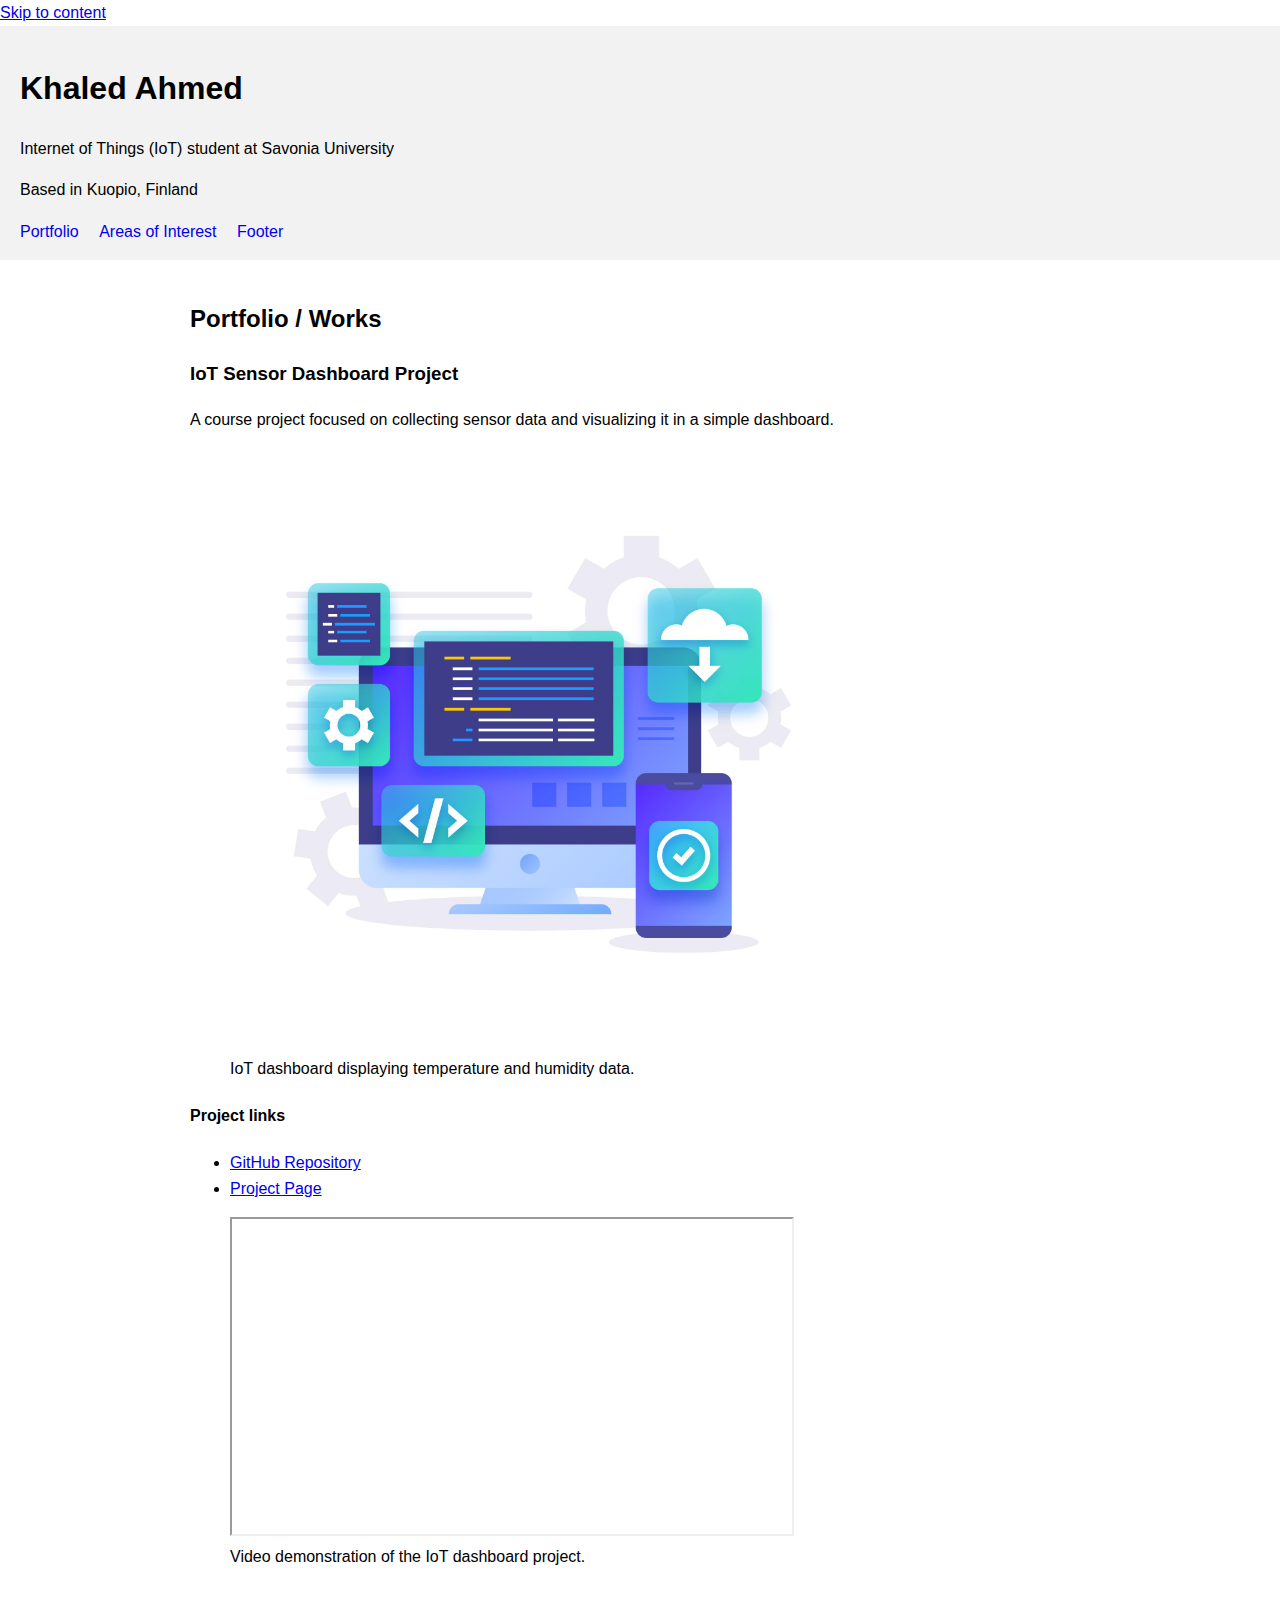
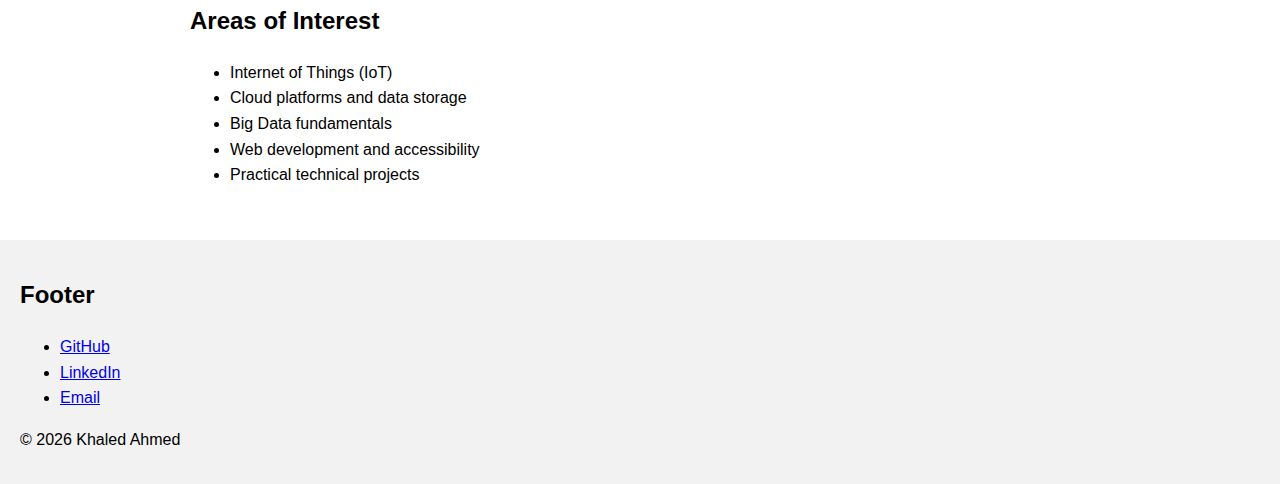
<file: L03-css-basics/index.html>
<!doctype html>
<html lang="en">
  <head>
    <meta charset="utf-8" />
    <meta name="viewport" content="width=device-width, initial-scale=1" />
    <title>Khaled Ahmed | Portfolio</title>
    <link rel="stylesheet" href="css/style.css">

  </head>

  <body>
    <a href="#main">Skip to content</a>

    
    <header>
      <!-- Exactly one h1 -->
      <h1>Khaled Ahmed</h1>

      <p>Internet of Things (IoT) student at Savonia University</p>
      <p>Based in Kuopio, Finland</p>

      <nav aria-label="Primary navigation">
        <ul>
          <li><a href="#portfolio">Portfolio</a></li>
          <li><a href="#interests">Areas of Interest</a></li>
          <li><a href="#contact">Footer</a></li>
        </ul>
      </nav>
    </header>

    <main id="main">
      <section id="portfolio">
        <h2>Portfolio / Works</h2>

        <article>
          <h3>IoT Sensor Dashboard Project</h3>

          <p>
            A course project focused on collecting sensor data and visualizing
            it in a simple dashboard.
          </p>

          <figure>
            <img
              src="images/project1.jpg"
              alt="Screenshot of an IoT dashboard showing sensor data"
              width="600"
            />
            <figcaption>
              IoT dashboard displaying temperature and humidity data.
            </figcaption>
          </figure>

          <h4>Project links</h4>
          <ul>
            <li>
              <a href="https://github.com/" target="_blank">GitHub Repository</a>
            </li>
            <li>
              <a href="https://example.com" target="_blank">Project Page</a>
            </li>
          </ul>

          <figure>
            <iframe
              width="560"
              height="315"
              src="https://www.youtube.com/embed/dQw4w9WgXcQ"
              title="Project demo video"
              allowfullscreen
            ></iframe>
            <figcaption>
              Video demonstration of the IoT dashboard project.
            </figcaption>
          </figure>
        </article>
      </section>

      <section id="interests">
        <h2>Areas of Interest</h2>

        <ul>
          <li>Internet of Things (IoT)</li>
          <li>Cloud platforms and data storage</li>
          <li>Big Data fundamentals</li>
          <li>Web development and accessibility</li>
          <li>Practical technical projects</li>
        </ul>
      </section>
    </main>

    <footer id="contact">
      <h2>Footer</h2>

      <ul>
        <li>
          <a href="https://github.com/" target="_blank">GitHub</a>
        </li>
        <li>
          <a href="https://www.linkedin.com/" target="_blank">LinkedIn</a>
        </li>
        <li>
          <a href="mailto:khaled@example.com">Email</a>
        </li>
      </ul>

      <p>&copy; 2026 Khaled Ahmed</p>
    </footer>
  </body>
</html>
</file>
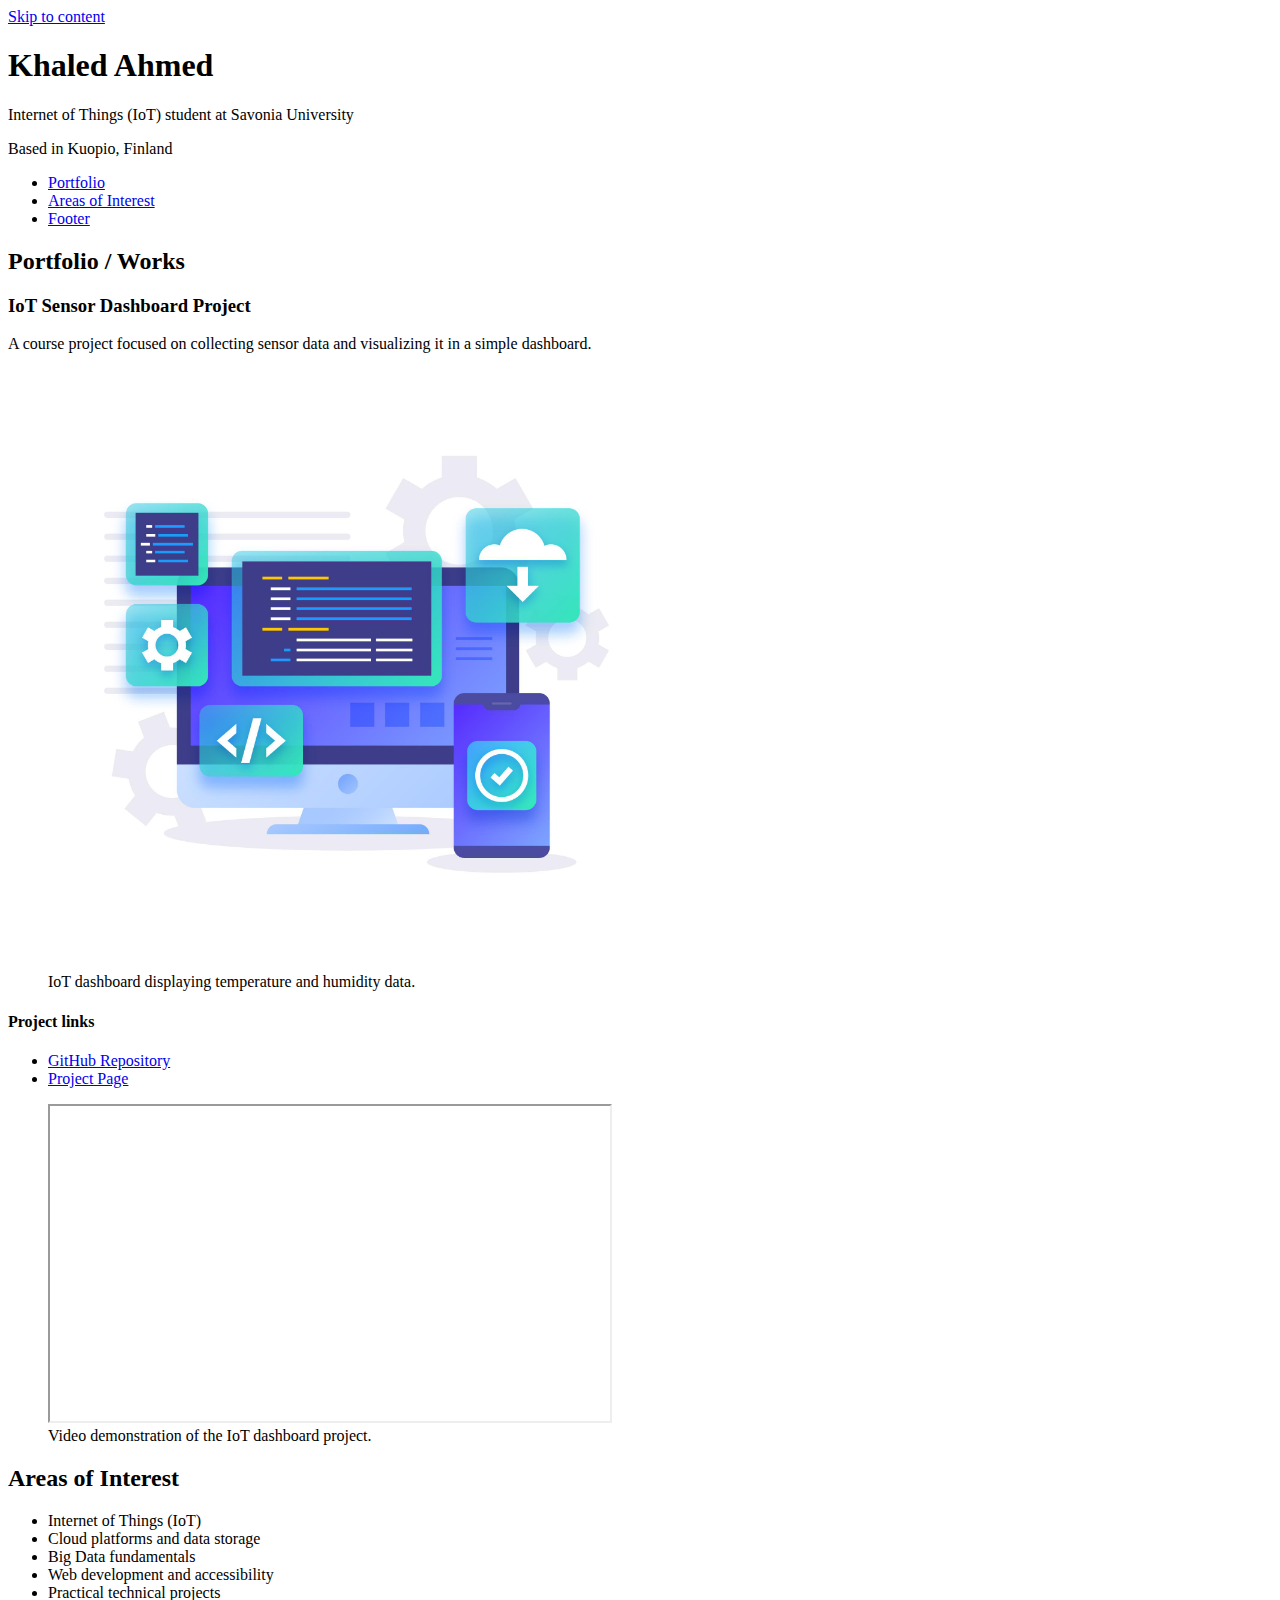
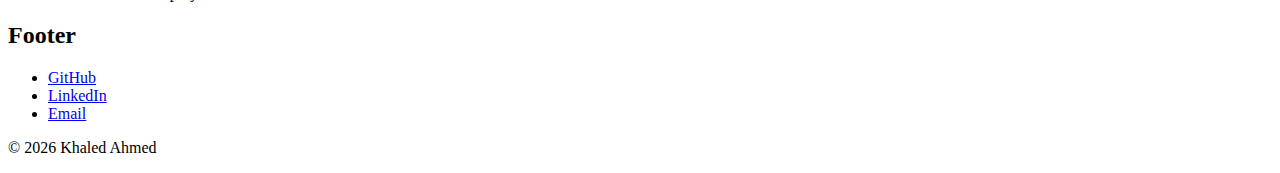
<file: lecture-02-semantic-html/index.html>
<!doctype html>
<html lang="en">
  <head>
    <meta charset="utf-8" />
    <meta name="viewport" content="width=device-width, initial-scale=1" />
    <title>Khaled Ahmed | Portfolio</title>
  </head>

  <body>
    <!-- Skip link (Accessibility requirement) -->
    <a href="#main">Skip to content</a>

    <!-- HEADER -->
    <header>
      <!-- Exactly one h1 -->
      <h1>Khaled Ahmed</h1>

      <p>Internet of Things (IoT) student at Savonia University</p>
      <p>Based in Kuopio, Finland</p>

      <nav aria-label="Primary navigation">
        <ul>
          <li><a href="#portfolio">Portfolio</a></li>
          <li><a href="#interests">Areas of Interest</a></li>
          <li><a href="#contact">Footer</a></li>
        </ul>
      </nav>
    </header>

    <!-- MAIN CONTENT -->
    <main id="main">
      <!-- PORTFOLIO SECTION -->
      <section id="portfolio">
        <h2>Portfolio / Works</h2>

        <article>
          <h3>IoT Sensor Dashboard Project</h3>

          <p>
            A course project focused on collecting sensor data and visualizing
            it in a simple dashboard.
          </p>

          <figure>
            <img
              src="images/project1.jpg"
              alt="Screenshot of an IoT dashboard showing sensor data"
              width="600"
            />
            <figcaption>
              IoT dashboard displaying temperature and humidity data.
            </figcaption>
          </figure>

          <h4>Project links</h4>
          <ul>
            <li>
              <a href="https://github.com/" target="_blank">GitHub Repository</a>
            </li>
            <li>
              <a href="https://example.com" target="_blank">Project Page</a>
            </li>
          </ul>

          <figure>
            <iframe
              width="560"
              height="315"
              src="https://www.youtube.com/embed/dQw4w9WgXcQ"
              title="Project demo video"
              allowfullscreen
            ></iframe>
            <figcaption>
              Video demonstration of the IoT dashboard project.
            </figcaption>
          </figure>
        </article>
      </section>

      <!-- INTERESTS SECTION -->
      <section id="interests">
        <h2>Areas of Interest</h2>

        <ul>
          <li>Internet of Things (IoT)</li>
          <li>Cloud platforms and data storage</li>
          <li>Big Data fundamentals</li>
          <li>Web development and accessibility</li>
          <li>Practical technical projects</li>
        </ul>
      </section>
    </main>

    <!-- FOOTER -->
    <footer id="contact">
      <h2>Footer</h2>

      <ul>
        <li>
          <a href="https://github.com/" target="_blank">GitHub</a>
        </li>
        <li>
          <a href="https://www.linkedin.com/" target="_blank">LinkedIn</a>
        </li>
        <li>
          <a href="mailto:khaled@example.com">Email</a>
        </li>
      </ul>

      <p>&copy; 2026 Khaled Ahmed</p>
    </footer>
  </body>
</html>
</file>
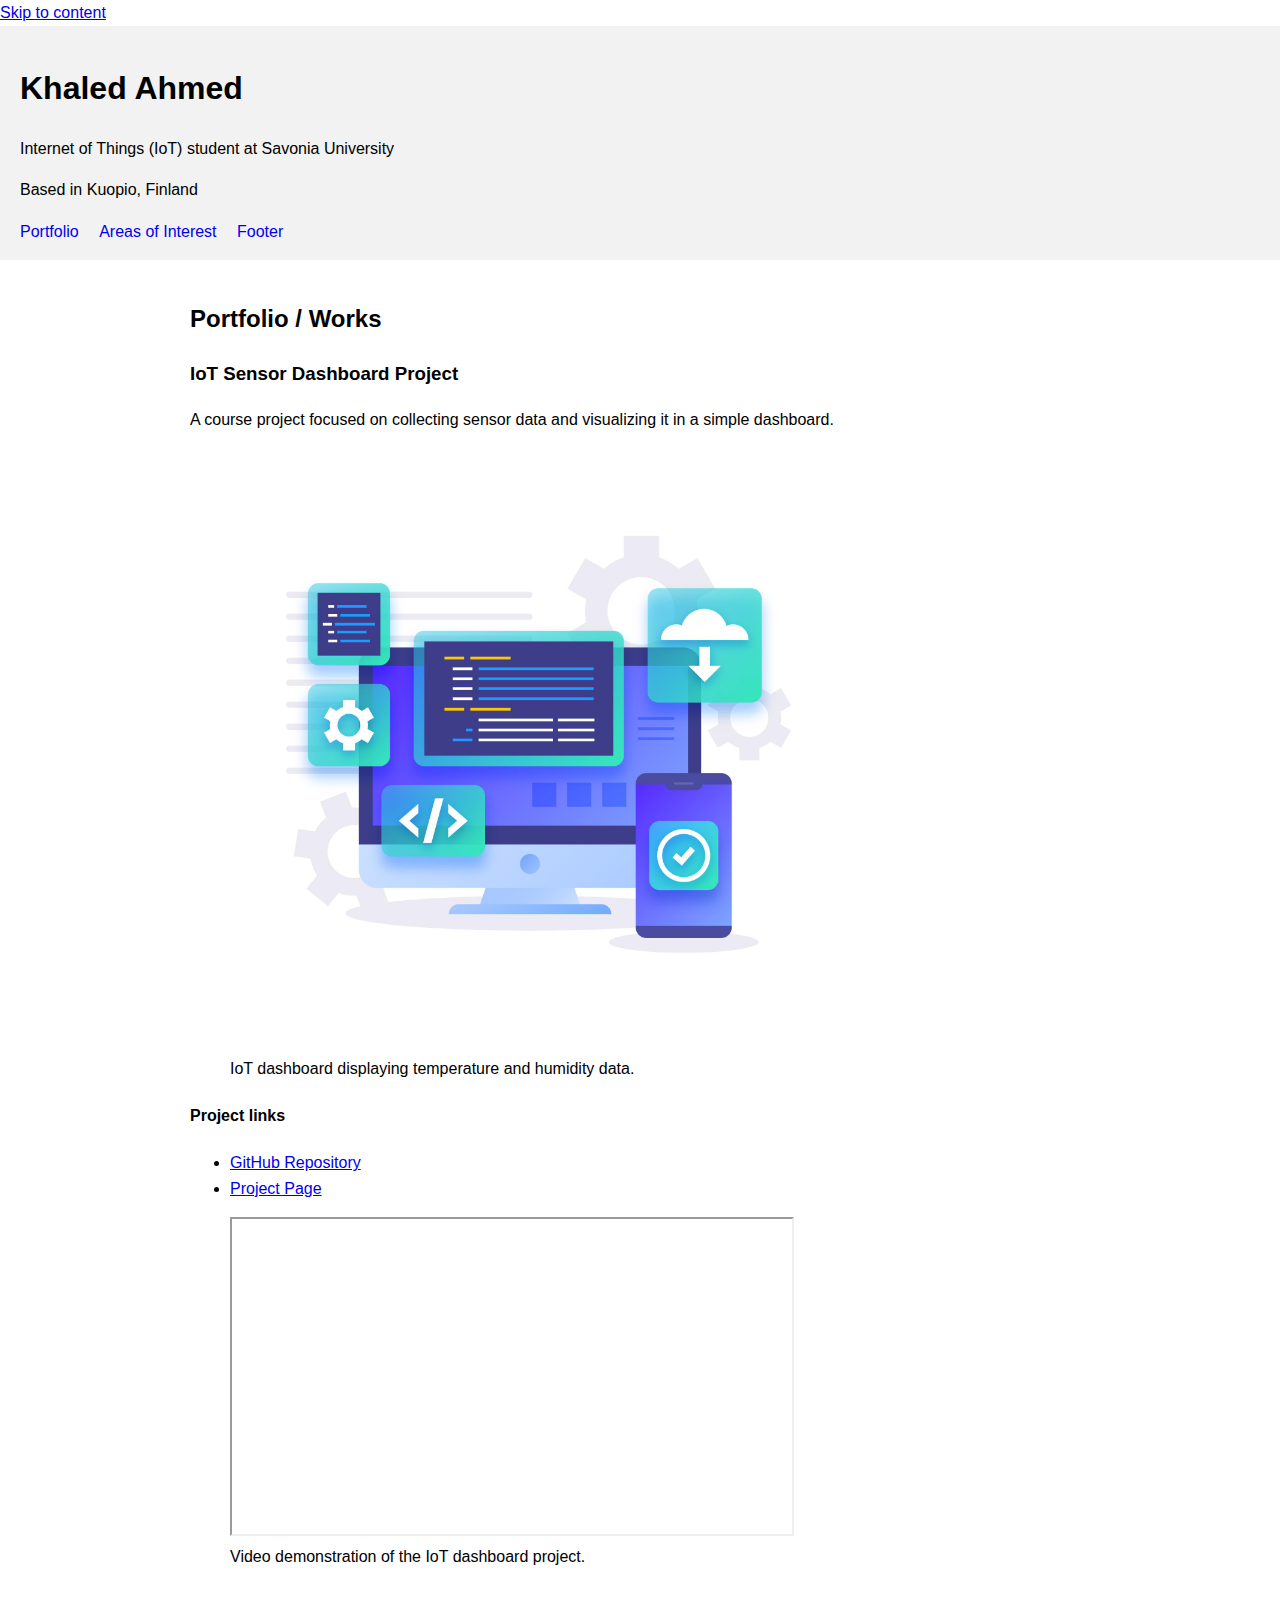
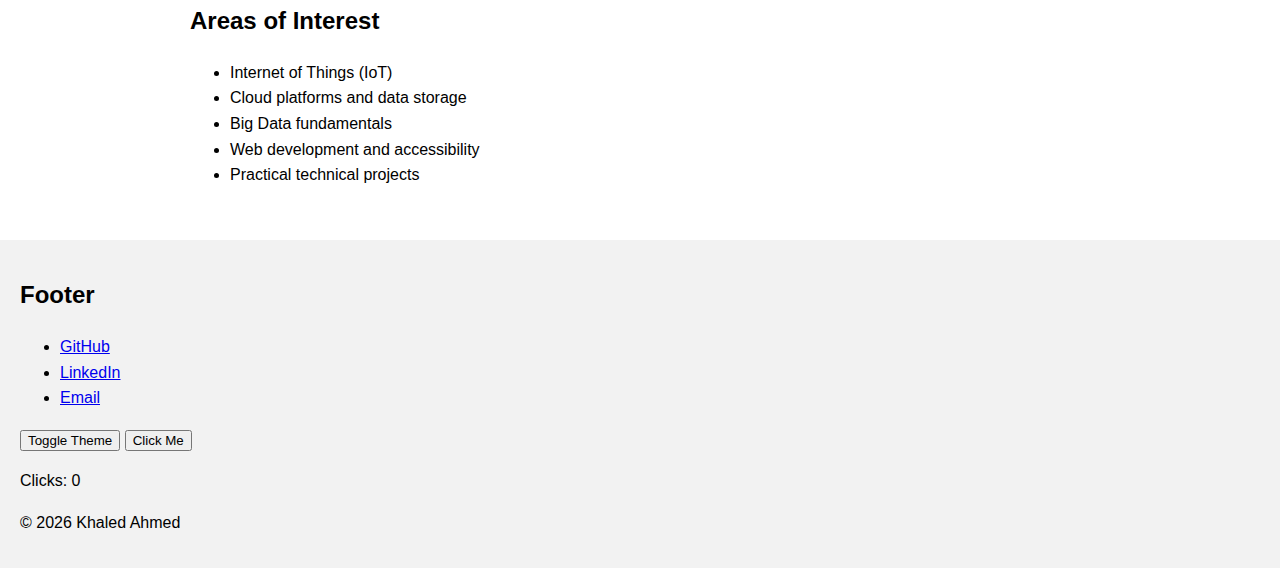
<file: Lecture-04-responsive/index.html>
<!doctype html>
<html lang="en">
  <head>
    <meta charset="utf-8" />
    <meta name="viewport" content="width=device-width, initial-scale=1" />
    <title>Khaled Ahmed | Portfolio</title>
    <link rel="stylesheet" href="css/style.css">

  </head>

  <body>
    <a href="#main">Skip to content</a>

    
    <header>
      <!-- Exactly one h1 -->
      <h1>Khaled Ahmed</h1>

      <p>Internet of Things (IoT) student at Savonia University</p>
      <p>Based in Kuopio, Finland</p>

      <nav aria-label="Primary navigation">
        <ul>
          <li><a href="#portfolio">Portfolio</a></li>
          <li><a href="#interests">Areas of Interest</a></li>
          <li><a href="#contact">Footer</a></li>
        </ul>
      </nav>
    </header>

    <main id="main">
      <section id="portfolio">
        <h2>Portfolio / Works</h2>

        <article>
          <h3>IoT Sensor Dashboard Project</h3>

          <p>
            A course project focused on collecting sensor data and visualizing
            it in a simple dashboard.
          </p>

          <figure>
            <img
              src="images/project1.jpg"
              alt="Screenshot of an IoT dashboard showing sensor data"
              width="600"
            />
            <figcaption>
              IoT dashboard displaying temperature and humidity data.
            </figcaption>
          </figure>

          <h4>Project links</h4>
          <ul>
            <li>
              <a href="https://github.com/" target="_blank">GitHub Repository</a>
            </li>
            <li>
              <a href="https://example.com" target="_blank">Project Page</a>
            </li>
          </ul>

          <figure>
            <iframe
              width="560"
              height="315"
              src="https://www.youtube.com/embed/dQw4w9WgXcQ"
              title="Project demo video"
              allowfullscreen
            ></iframe>
            <figcaption>
              Video demonstration of the IoT dashboard project.
            </figcaption>
          </figure>
        </article>
      </section>

      <section id="interests">
        <h2>Areas of Interest</h2>

        <ul>
          <li>Internet of Things (IoT)</li>
          <li>Cloud platforms and data storage</li>
          <li>Big Data fundamentals</li>
          <li>Web development and accessibility</li>
          <li>Practical technical projects</li>
        </ul>
      </section>
    </main>

    <footer id="contact">
      <h2>Footer</h2>

      <ul>
        <li>
          <a href="https://github.com/" target="_blank">GitHub</a>
        </li>
        <li>
          <a href="https://www.linkedin.com/" target="_blank">LinkedIn</a>
        </li>
        <li>
          <a href="mailto:khaled@example.com">Email</a>
        </li>
      </ul>
      <button id="themeBtn">Toggle Theme</button>
      <button id="countBtn">Click Me</button>
      <p id="countText">Clicks: 0</p>

      <p>&copy; 2026 Khaled Ahmed</p>
    </footer>
    <script src="script.js"></script>

  </body>
</html>
</file>
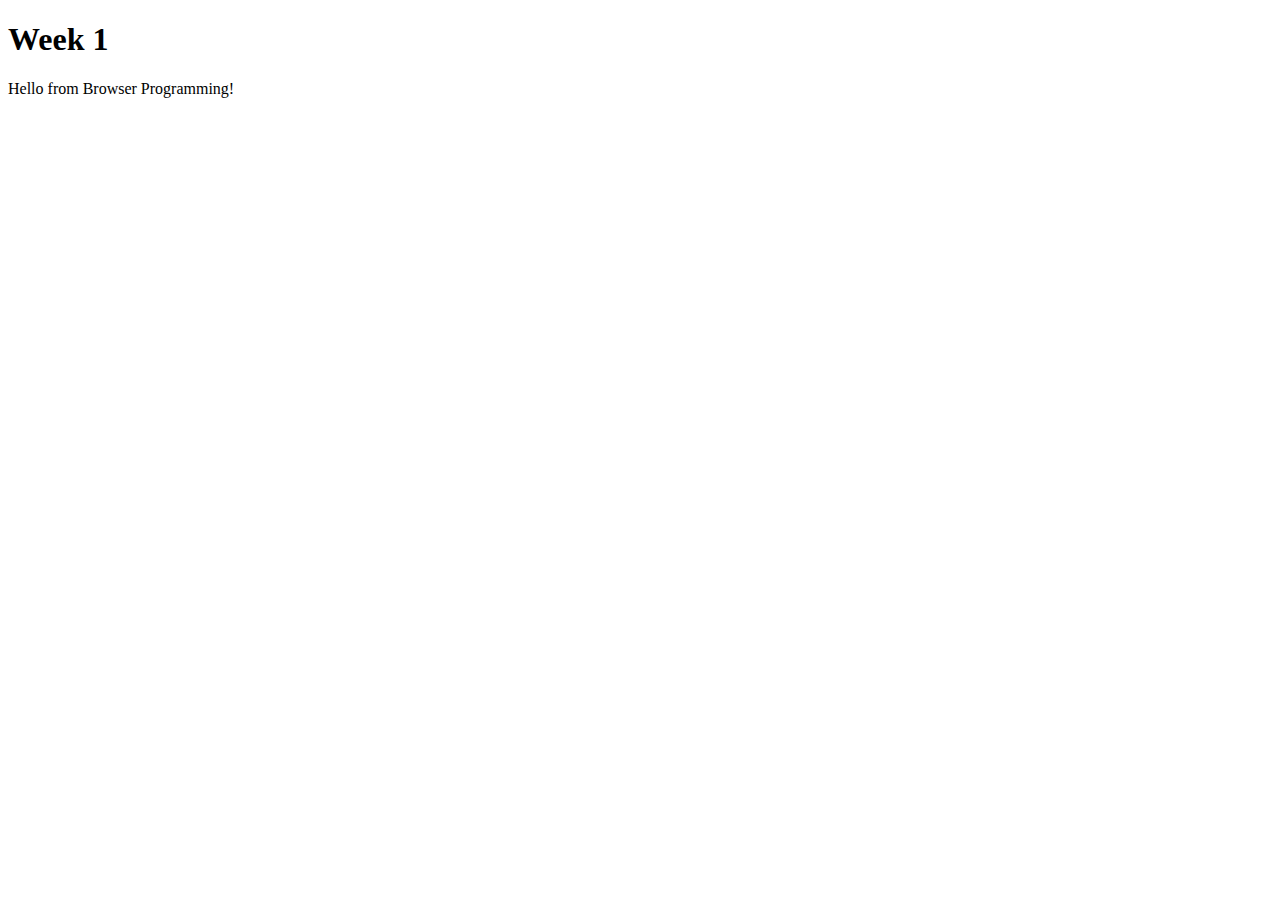
<file: week-1/index.html>
<!doctype html>
<html lang="en">
<head>
  <meta charset="UTF-8" />
  <meta name="viewport" content="width=device-width, initial-scale=1.0" />
  <title>Week 1</title>
</head>
<body>
  <h1>Week 1</h1>
  <p>Hello from Browser Programming!</p>
</body>
</html>
</file>
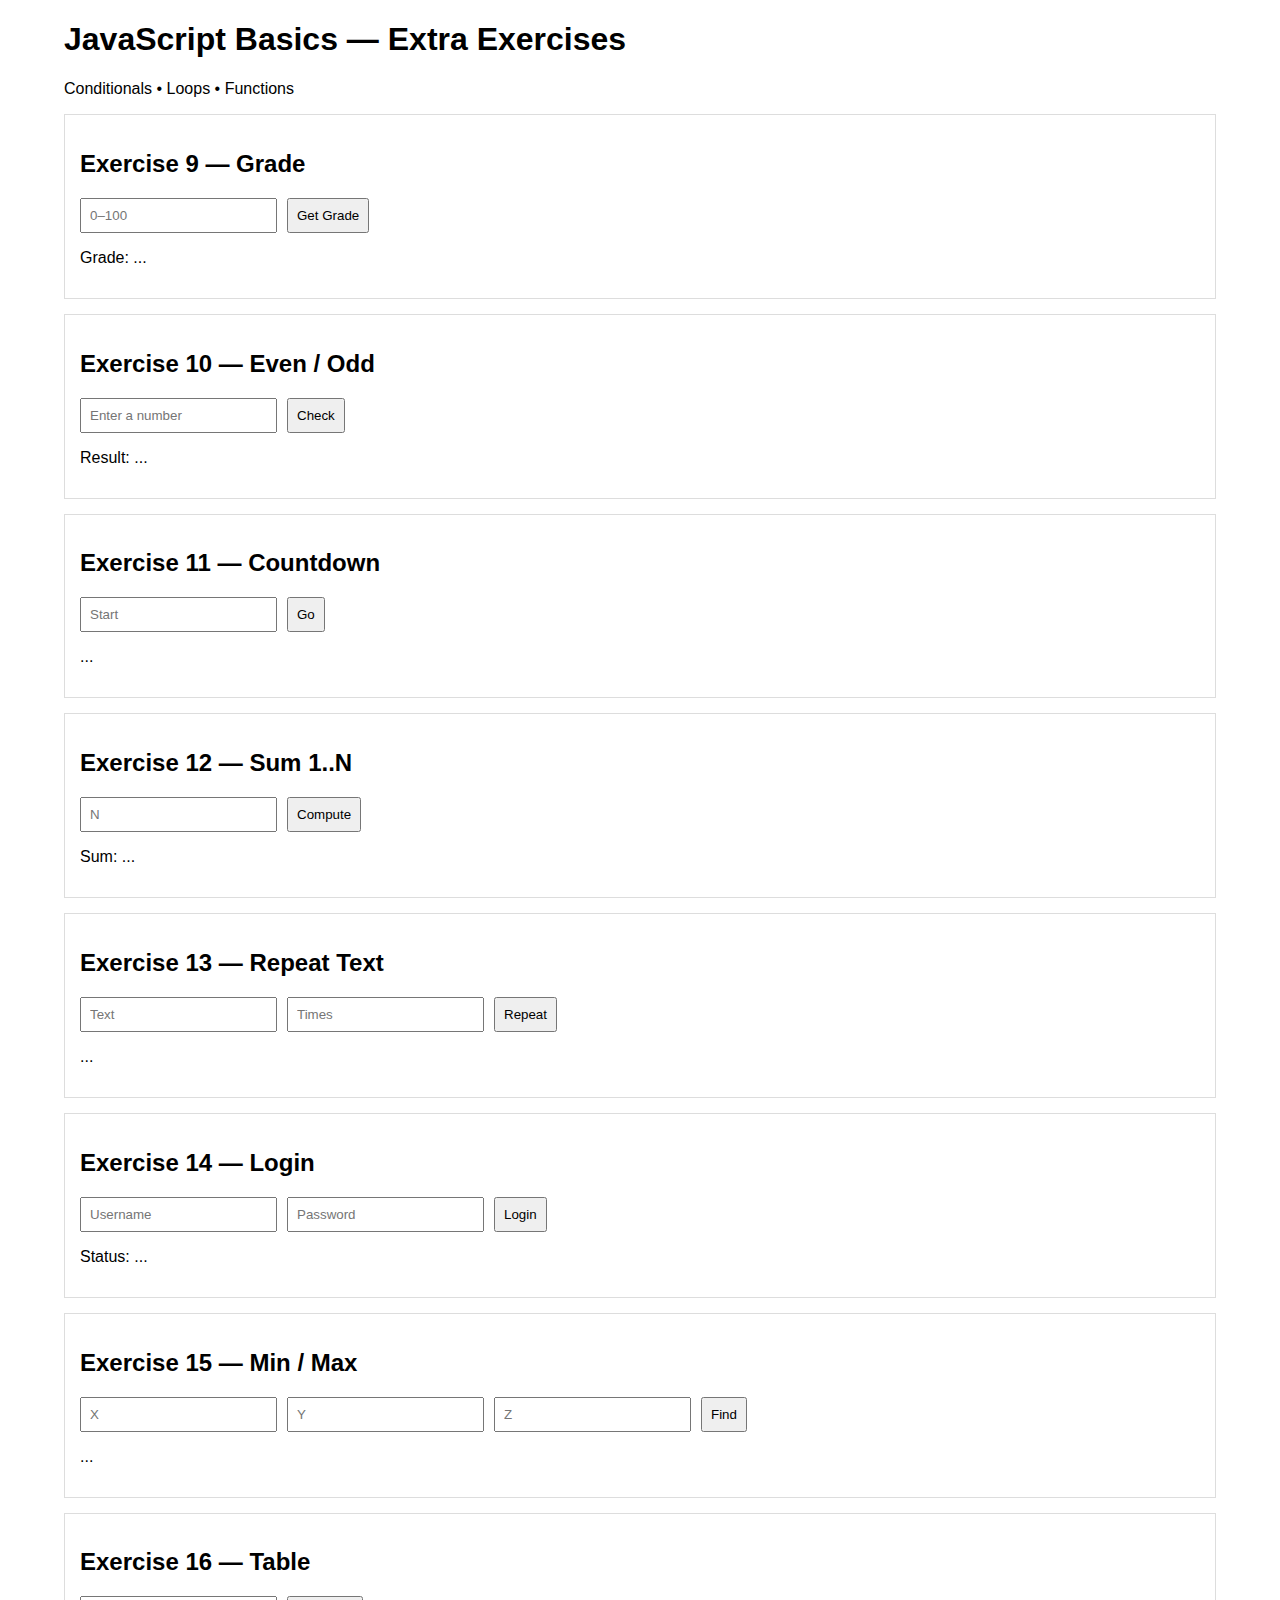
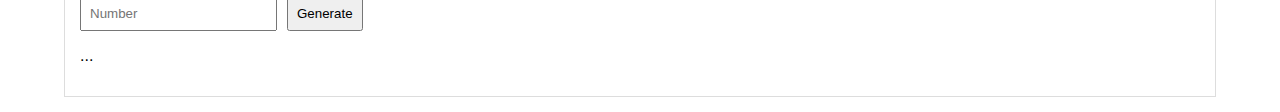
<file: L04-js-basics-in-class/exercise.html>
<!DOCTYPE html>
<html lang="en">
<head>
  <meta charset="UTF-8" />
  <meta name="viewport" content="width=device-width, initial-scale=1.0" />
  <title>L04 — JS Exercises</title>
  <link rel="stylesheet" href="exercise.css" />
</head>

<body>
  <header class="container">
    <h1>JavaScript Basics — Extra Exercises</h1>
    <p class="subtitle">Conditionals • Loops • Functions</p>
  </header>

  <main class="container">

    <!-- Exercise 9 -->
    <section class="card">
      <h2>Exercise 9 — Grade</h2>
      <div class="row">
        <input id="scoreInput" type="number" placeholder="0–100" />
        <button id="btnGrade">Get Grade</button>
      </div>
      <p id="gradeOut">Grade: ...</p>
    </section>

    <!-- Exercise 10 -->
    <section class="card">
      <h2>Exercise 10 — Even / Odd</h2>
      <div class="row">
        <input id="numEvenOdd" type="number" placeholder="Enter a number" />
        <button id="btnEvenOdd">Check</button>
      </div>
      <p id="evenOddOut">Result: ...</p>
    </section>

    <!-- Exercise 11 -->
    <section class="card">
      <h2>Exercise 11 — Countdown</h2>
      <div class="row">
        <input id="countdownInput" type="number" placeholder="Start" />
        <button id="btnCountdown">Go</button>
      </div>
      <p id="countdownOut">...</p>
    </section>

    <!-- Exercise 12 -->
    <section class="card">
      <h2>Exercise 12 — Sum 1..N</h2>
      <div class="row">
        <input id="nSumInput" type="number" placeholder="N" />
        <button id="btnSumN">Compute</button>
      </div>
      <p id="sumNOut">Sum: ...</p>
    </section>

    <!-- Exercise 13 -->
    <section class="card">
      <h2>Exercise 13 — Repeat Text</h2>
      <div class="row">
        <input id="repeatText" type="text" placeholder="Text" />
        <input id="repeatCount" type="number" placeholder="Times" />
        <button id="btnRepeat">Repeat</button>
      </div>
      <p id="repeatOut">...</p>
    </section>

    <!-- Exercise 14 -->
    <section class="card">
      <h2>Exercise 14 — Login</h2>
      <div class="row">
        <input id="loginUser" type="text" placeholder="Username" />
        <input id="loginPass" type="password" placeholder="Password" />
        <button id="btnLogin">Login</button>
      </div>
      <p id="loginOut">Status: ...</p>
    </section>

    <!-- Exercise 15 -->
    <section class="card">
      <h2>Exercise 15 — Min / Max</h2>
      <div class="row">
        <input id="x" type="number" placeholder="X" />
        <input id="y" type="number" placeholder="Y" />
        <input id="z" type="number" placeholder="Z" />
        <button id="btnMinMax">Find</button>
      </div>
      <p id="minMaxOut">...</p>
    </section>

    <!-- Exercise 16 -->
    <section class="card">
      <h2>Exercise 16 — Table</h2>
      <div class="row">
        <input id="tableN" type="number" placeholder="Number" />
        <button id="btnTable">Generate</button>
      </div>
      <p id="tableOut">...</p>
    </section>

  </main>

  <script src="exercise.js"></script>
</body>
</html>
</file>
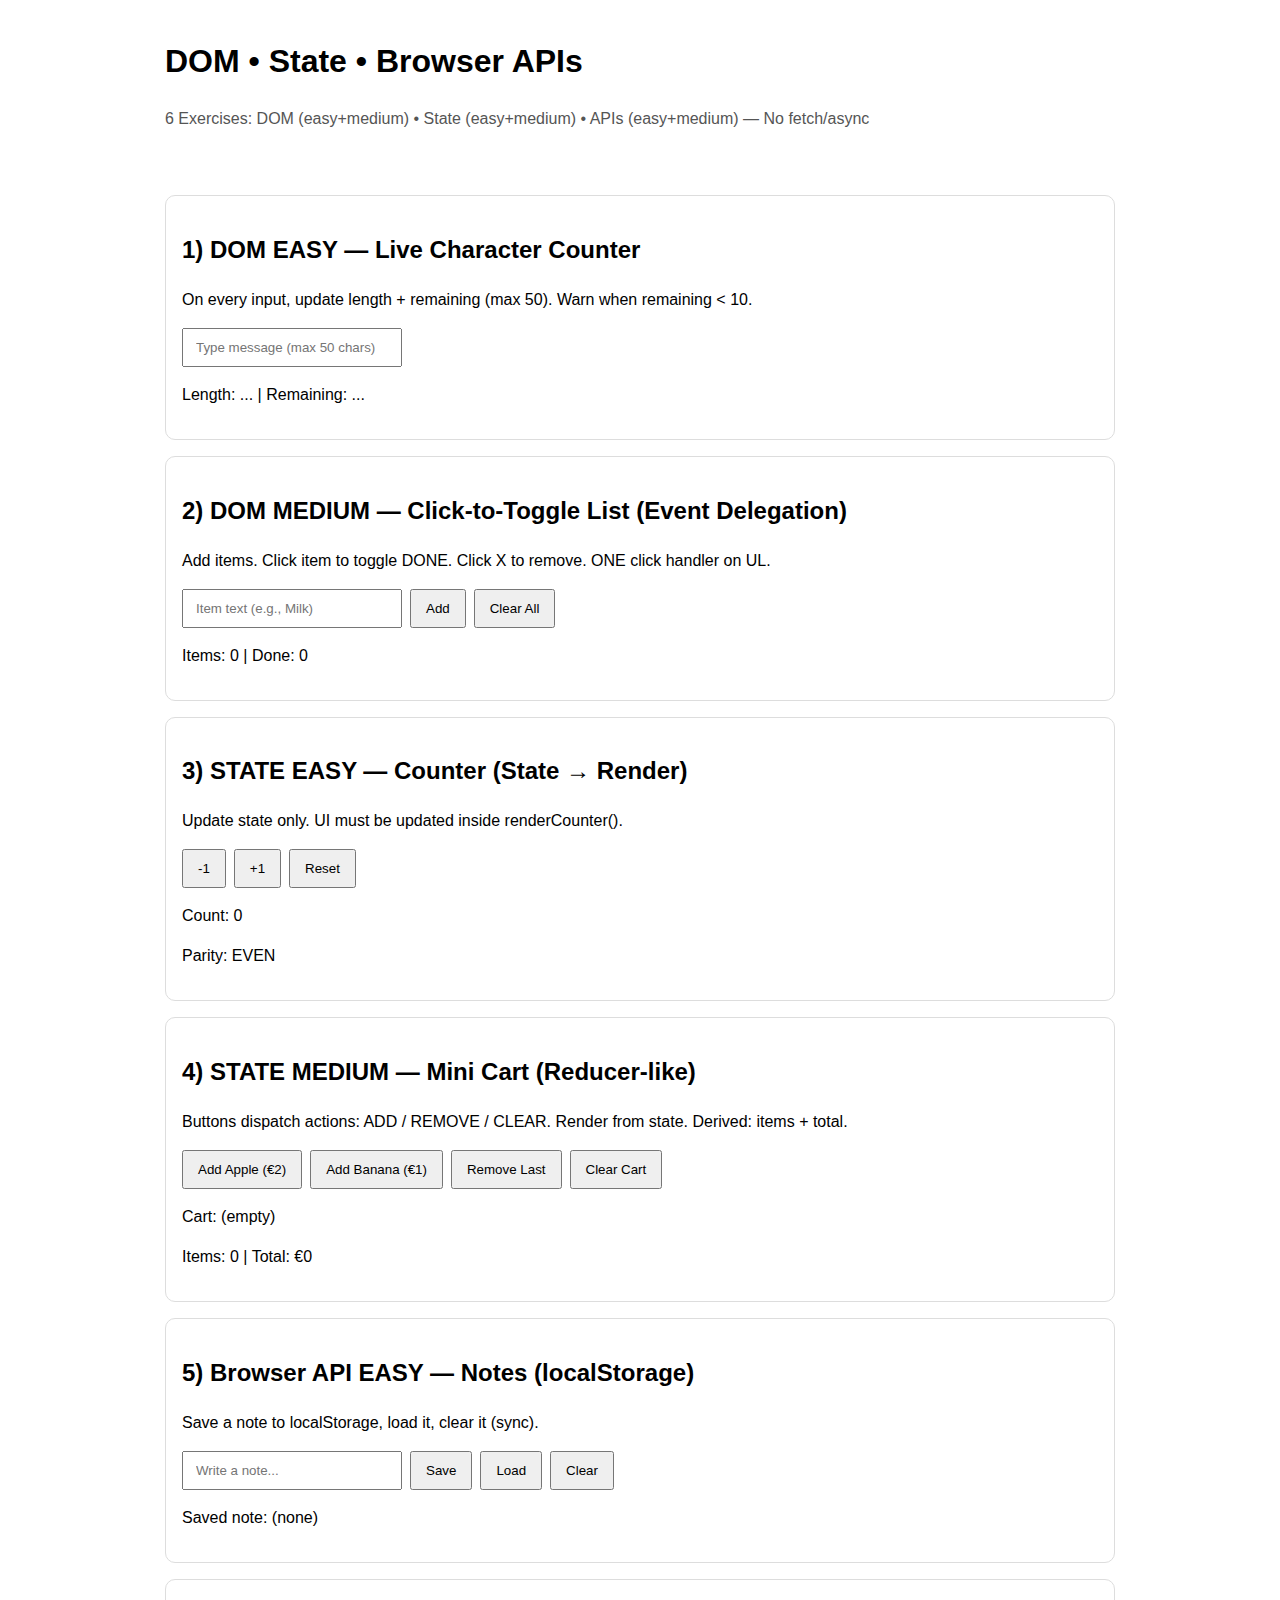
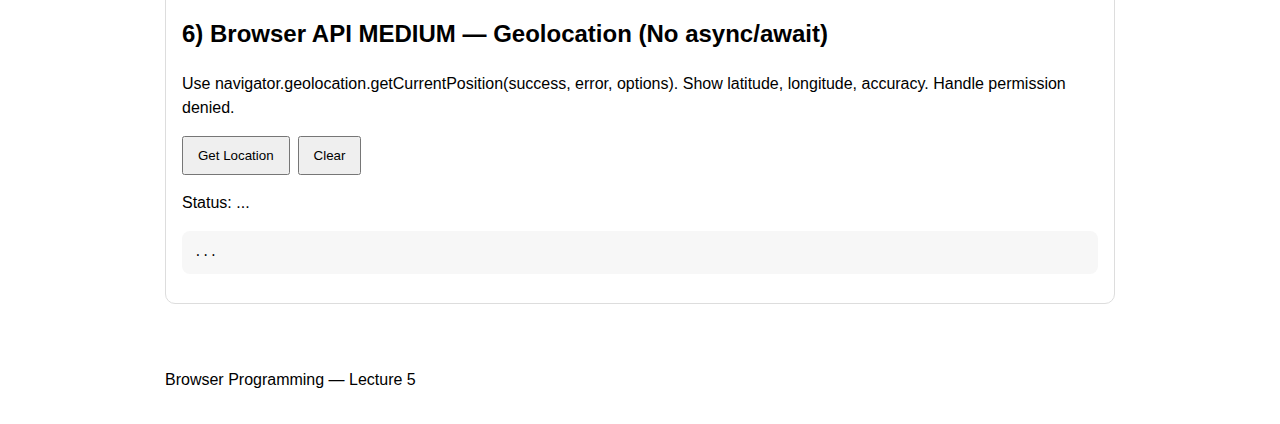
<file: L05-dom-state-apis-in-class/exercise.html>
<!DOCTYPE html>
<html lang="en">
<head>
  <meta charset="UTF-8" />
  <meta name="viewport" content="width=device-width, initial-scale=1.0" />
  <title>L05 — DOM • State • Browser APIs (Teacher)</title>
  <link rel="stylesheet" href="exercise.css" />
</head>

<body>
  <header class="container">
    <h1>DOM • State • Browser APIs</h1>
    <p class="subtitle">6 Exercises: DOM (easy+medium) • State (easy+medium) • APIs (easy+medium) — No fetch/async</p>
  </header>

  <main class="container">

    <!-- 1) DOM EASY -->
    <section class="card">
      <h2>1) DOM EASY — Live Character Counter</h2>
      <p class="hint">On every input, update length + remaining (max 50). Warn when remaining &lt; 10.</p>
      <div class="row">
        <input id="msgInput" type="text" placeholder="Type message (max 50 chars)" />
      </div>
      <p id="msgStats">Length: ... | Remaining: ...</p>
    </section>

    <!-- 2) DOM MEDIUM -->
    <section class="card">
      <h2>2) DOM MEDIUM — Click-to-Toggle List (Event Delegation)</h2>
      <p class="hint">Add items. Click item to toggle DONE. Click X to remove. ONE click handler on UL.</p>
      <div class="row">
        <input id="itemInput" type="text" placeholder="Item text (e.g., Milk)" />
        <button id="btnAddItem">Add</button>
        <button id="btnClearItems">Clear All</button>
      </div>
      <ul id="itemList"></ul>
      <p id="listStats">Items: ... | Done: ...</p>
    </section>

    <!-- 3) STATE EASY -->
    <section class="card">
      <h2>3) STATE EASY — Counter (State → Render)</h2>
      <p class="hint">Update state only. UI must be updated inside renderCounter().</p>
      <div class="row">
        <button id="btnMinus">-1</button>
        <button id="btnPlus">+1</button>
        <button id="btnZero">Reset</button>
      </div>
      <p id="countOut">Count: ...</p>
      <p id="parityOut">Parity: ...</p>
    </section>

    <!-- 4) STATE MEDIUM -->
    <section class="card">
      <h2>4) STATE MEDIUM — Mini Cart (Reducer-like)</h2>
      <p class="hint">Buttons dispatch actions: ADD / REMOVE / CLEAR. Render from state. Derived: items + total.</p>
      <div class="row">
        <button id="btnAddApple">Add Apple (€2)</button>
        <button id="btnAddBanana">Add Banana (€1)</button>
        <button id="btnRemoveLast">Remove Last</button>
        <button id="btnCartClear">Clear Cart</button>
      </div>
      <p id="cartOut">Cart: ...</p>
      <p id="cartTotals">Items: ... | Total: ...</p>
    </section>

    <!-- 5) API EASY (localStorage) -->
    <section class="card">
      <h2>5) Browser API EASY — Notes (localStorage)</h2>
      <p class="hint">Save a note to localStorage, load it, clear it (sync).</p>
      <div class="row">
        <input id="noteInput" type="text" placeholder="Write a note..." />
        <button id="btnSaveNote">Save</button>
        <button id="btnLoadNote">Load</button>
        <button id="btnClearNote">Clear</button>
      </div>
      <p id="noteOut">Saved note: ...</p>
    </section>

    <!-- 6) API MEDIUM (Geolocation, callback) -->
    <section class="card">
      <h2>6) Browser API MEDIUM — Geolocation (No async/await)</h2>
      <p class="hint">
        Use navigator.geolocation.getCurrentPosition(success, error, options).
        Show latitude, longitude, accuracy. Handle permission denied.
      </p>
      <div class="row">
        <button id="btnGetLocation">Get Location</button>
        <button id="btnClearLocation">Clear</button>
      </div>
      <p id="geoStatus">Status: ...</p>
      <pre id="geoOut">...</pre>
    </section>

  </main>

  <footer class="container">
    <p>Browser Programming — Lecture 5</p>
  </footer>

  <script src="exercise.js"></script>
</body>
</html>
</file>
<file: L03-css-basics/css/style.css>
body {
  font-family: Arial, sans-serif;   
  line-height: 1.6;
  margin: 0;
}

h1 { font-size: 2rem; }
h2 { font-size: 1.5rem; }

header,
footer {
  background: #f2f2f2;
  padding: 1rem 1.25rem;
}

main {
  max-width: 900px;
  margin: 0 auto;
  padding: 1.25rem;
}

section {
  margin-bottom: 2rem;
}

nav ul {
  list-style: none;
  padding: 0;
  margin: 0;
}

nav li {
  display: inline-block;
  margin-right: 1rem;
}

nav a {
  text-decoration: none;
}

nav a:hover {
  text-decoration: underline;
}

img {
  max-width: 100%;
  height: auto;
}

.card {
  padding: 1rem;
  margin-bottom: 1rem;
  background: #fafafa;
}

#works {
  padding-top: 0.5rem;
}
</file>
<file: Lecture-04-responsive/css/style.css>
body {
  font-family: Arial, sans-serif;   
  line-height: 1.6;
  margin: 0;
}

h1 { font-size: 2rem; }
h2 { font-size: 1.5rem; }

header,
footer {
  background: #f2f2f2;
  padding: 1rem 1.25rem;
}

main {
  max-width: 900px;
  margin: 0 auto;
  padding: 1.25rem;
}

section {
  margin-bottom: 2rem;
}

nav ul {
  list-style: none;
  padding: 0;
  margin: 0;
}

nav li {
  display: inline-block;
  margin-right: 1rem;
}

nav a {
  text-decoration: none;
}

nav a:hover {
  text-decoration: underline;
}

img {
  max-width: 100%;
  height: auto;
}

.card {
  padding: 1rem;
  margin-bottom: 1rem;
  background: #fafafa;
}

#works {
  padding-top: 0.5rem;
}

body.dark {
  background: #111;
  color: #eee;
}
</file>
<file: L04-js-basics-in-class/exercise.css>
* { box-sizing: border-box; }

body {
  font-family: Arial, sans-serif;
  margin: 0;
}

.container {
  width: 90%;
  margin: auto;
}

.card {
  border: 1px solid #ddd;
  padding: 15px;
  margin: 15px 0;
}

.row {
  display: flex;
  gap: 10px;
}

input, button {
  padding: 8px;
}
</file>
<file: L05-dom-state-apis-in-class/exercise.css>
/* Minimal styling for readability (not a redesign) */
* { box-sizing: border-box; }

body {
  font-family: Arial, sans-serif;
  margin: 0;
  line-height: 1.5;
}

.container {
  width: min(950px, 92%);
  margin: 0 auto;
  padding: 16px 0;
}

.subtitle { margin-top: 4px; color: #555; }

.card {
  border: 1px solid #ddd;
  border-radius: 10px;
  padding: 16px;
  margin: 16px 0;
}

.row {
  display: flex;
  gap: 8px;
  flex-wrap: wrap;
  align-items: center;
}

button {
  padding: 10px 14px;
  cursor: pointer;
}

input {
  padding: 10px 12px;
  width: 220px;
}

#itemList {
  padding-left: 20px;
}

#itemList li {
  margin: 8px 0;
  display: flex;
  gap: 10px;
  align-items: center;
}

#itemList li.done span {
  text-decoration: line-through;
  opacity: 0.7;
}

pre {
  background: #f7f7f7;
  padding: 12px;
  border-radius: 8px;
  overflow-x: auto;
}
</file>
